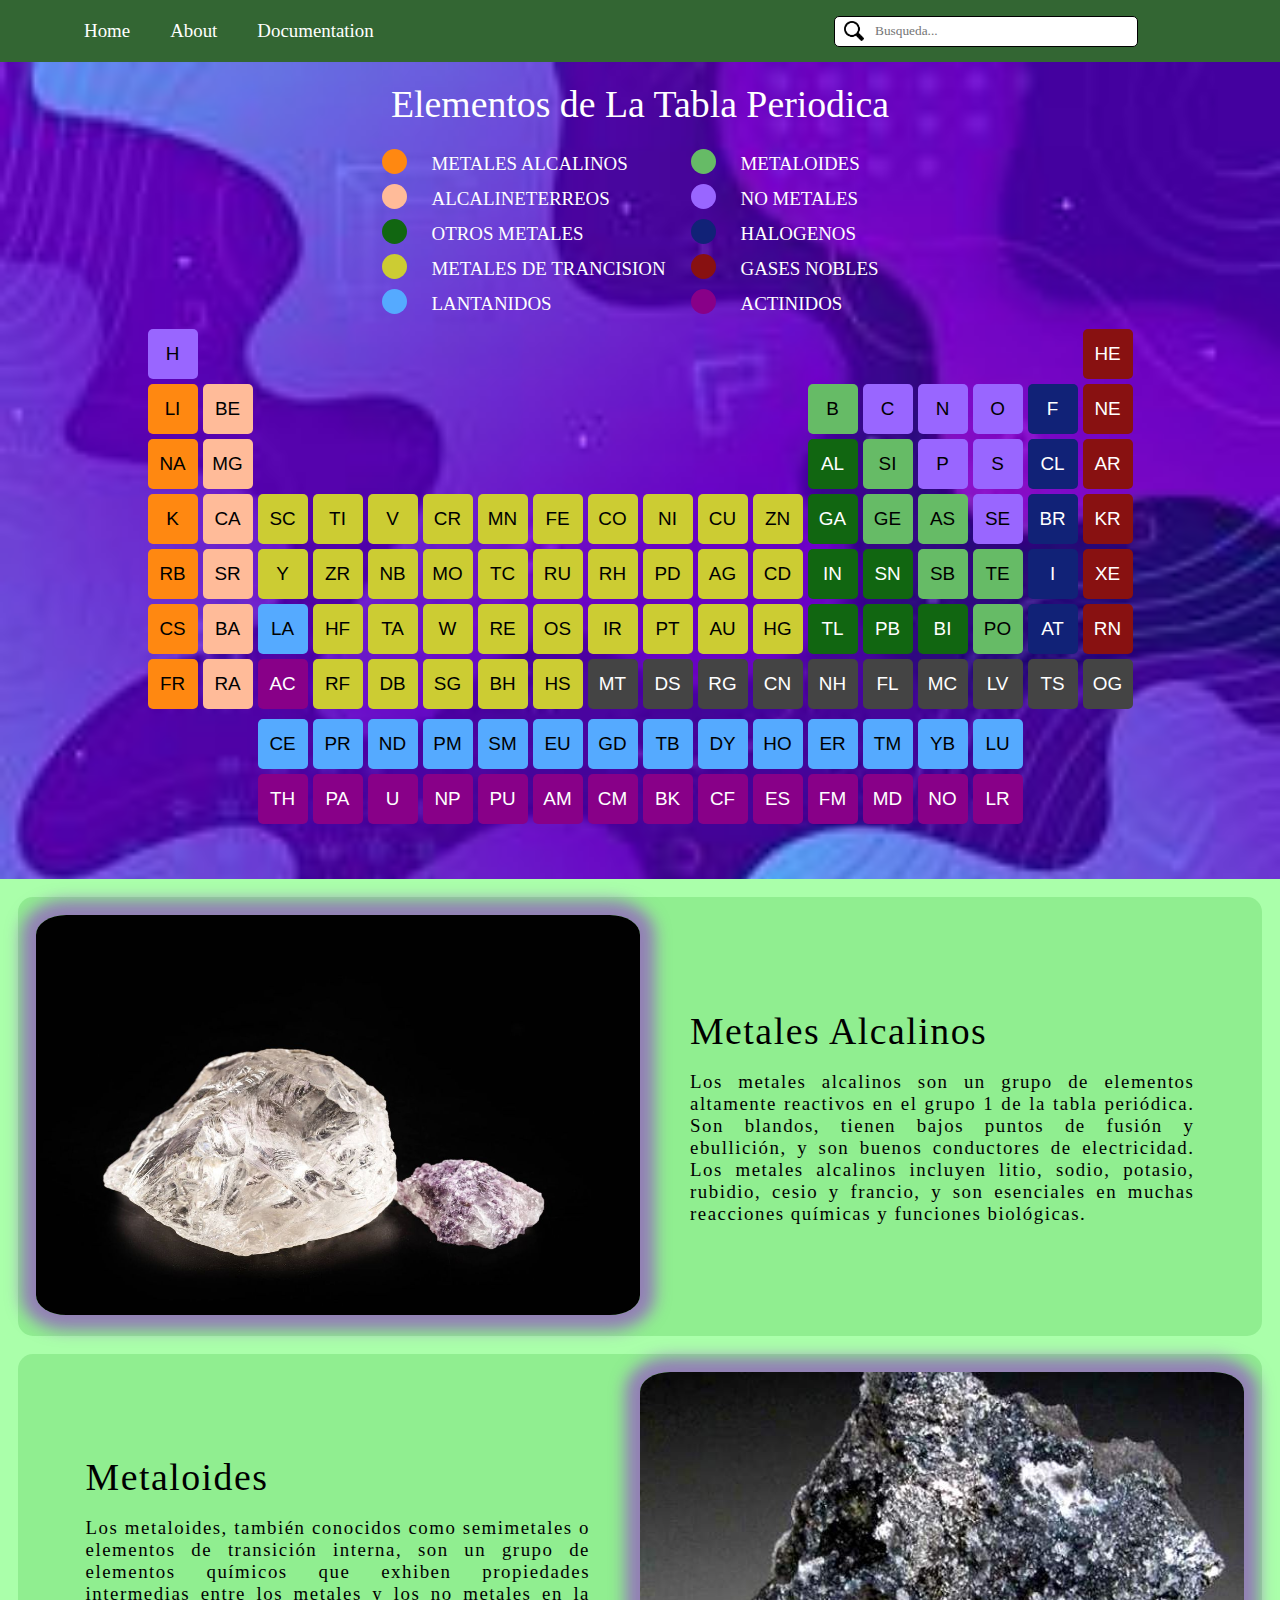
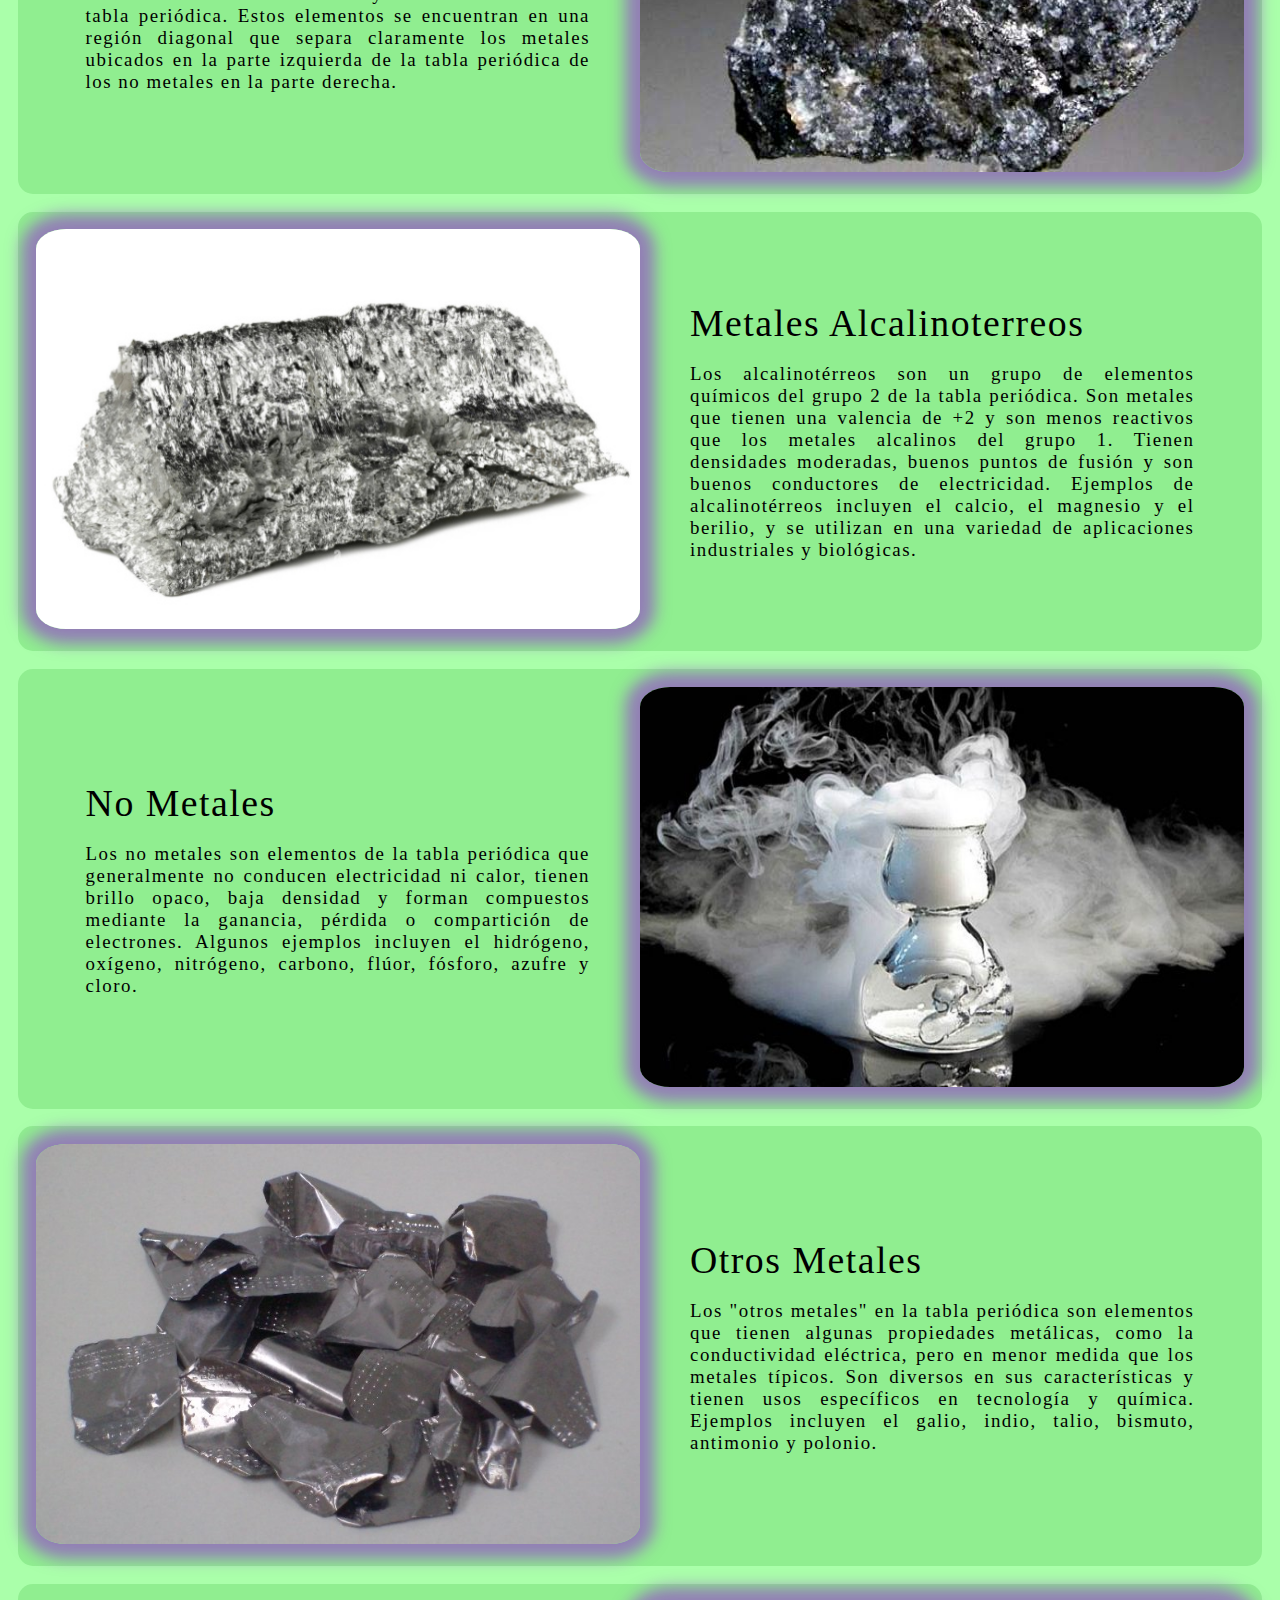
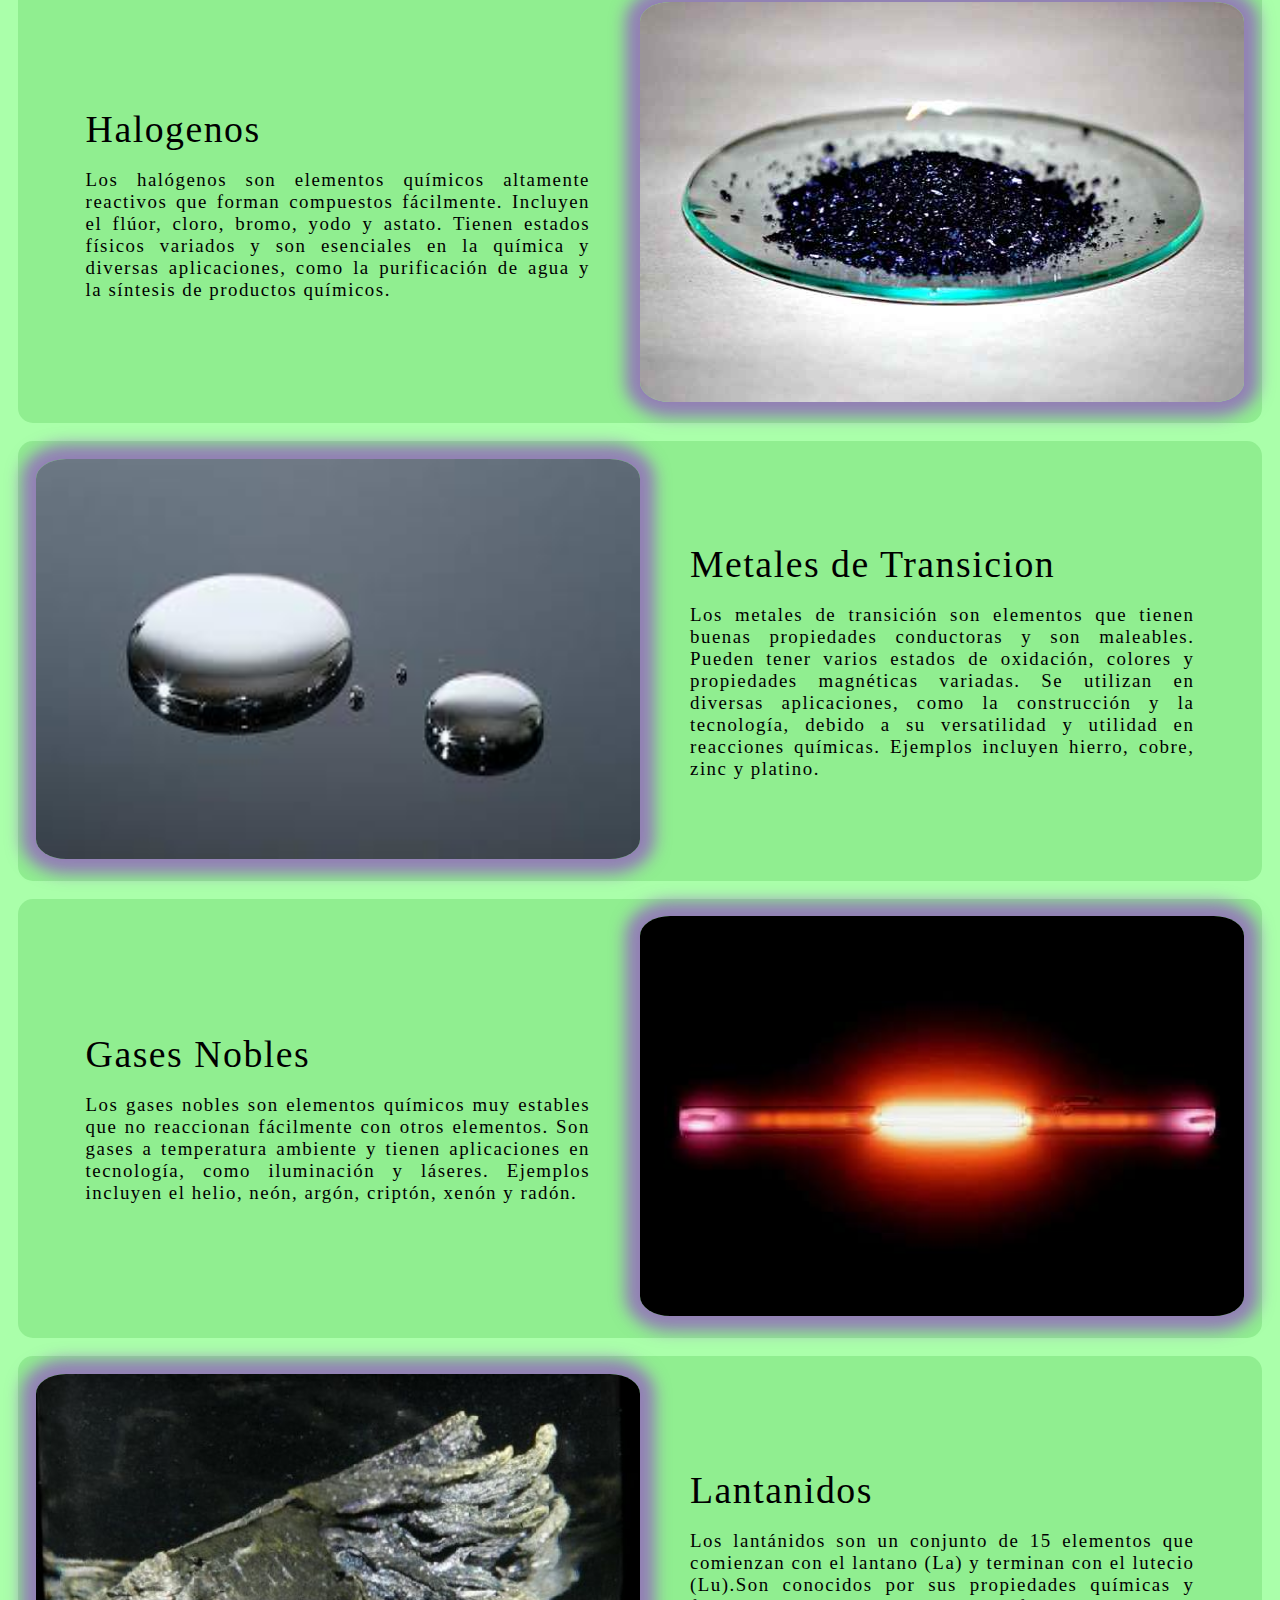
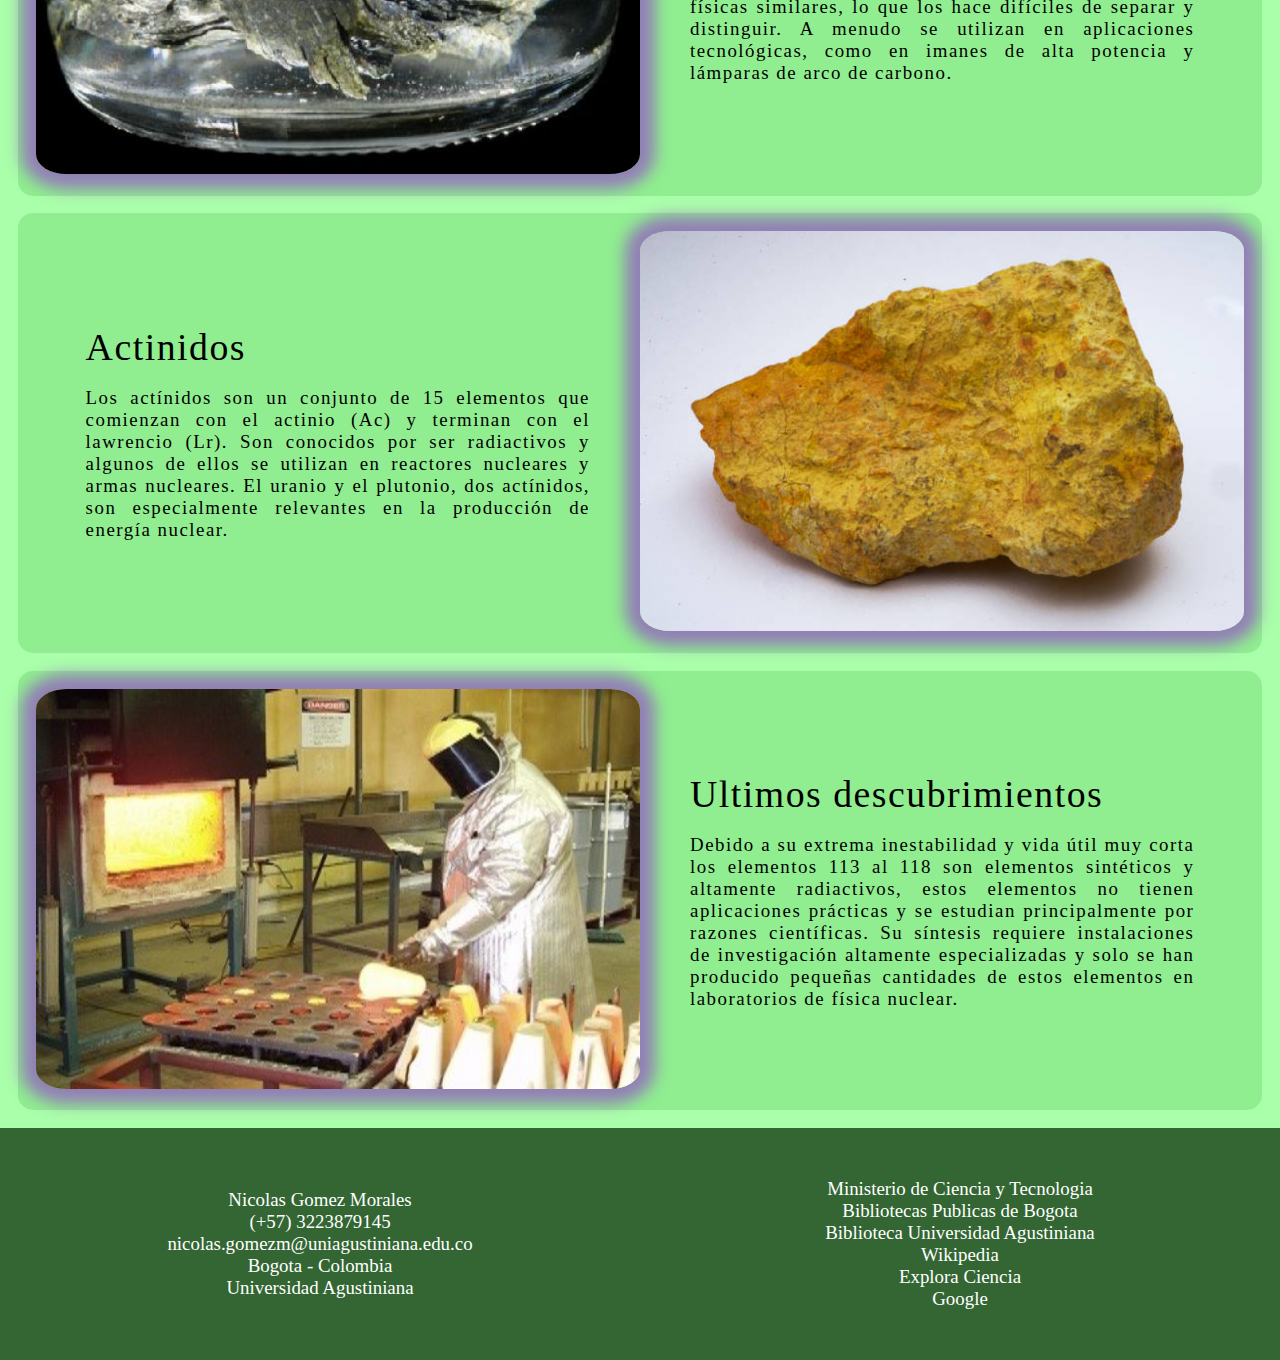
<file: index.html>
<!DOCTYPE html>
<html lang="es">
<head>
	<meta charset="utf-8">
	<meta name="viewport" content="width=device-width, initial-scale=1.0">
	<link rel="icon" href="images/icono.png">
	<link rel="stylesheet" type="text/css" href="styles/nav.css">
	<link rel="stylesheet" type="text/css" href="styles/index.css">
	<title>Elementos</title>
</head>
<body>
<header>
	<div>
		<nav id="barra-nav">
			<li><a href="index.html">Home</a></li>
			<li><a href="">About</a></li>
			<li><a href="">Documentation</a></li>
		</nav>
	</div>
	<div id="busqueda">
		<img src="images/lupa.png" onclick="buscar();">
		<input type="search" id="buscar" placeholder="Busqueda...">
	</div>
</header>
<main>
	<section id="principal">
	<div id="centrar">
		<p>Elementos de La Tabla Periodica</p>
		<center><br>
			<table id="tipos-elm">
				<tr>
					<td><button id="tipo-alcalino" onclick="alcalinos();"></button></td>
					<td>METALES ALCALINOS</td>
					<td><button id="tipo-metaloide" onclick="metaloides();"></button></td>
					<td>METALOIDES</td>
				</tr>
				<tr>
					<td><button id="tipo-alcalinoterreo" onclick="alcalinoterreos();"></button></td>
					<td>ALCALINETERREOS</td>
					<td><button id="tipo-no-metal" onclick="no_metales();"></button></td>
					<td>NO METALES</td>
				</tr>
				<tr>
					<td><button id="tipo-otro-metal" onclick="otros_metales();"></button></td>
					<td>OTROS METALES</td>
					<td><button id="tipo-halogeno" onclick="halogenos();"></button></td>
					<td>HALOGENOS</td>
				</tr>
				<tr>
					<td><button id="tipo-metal-trancision" onclick="metales_trancision();"></button></td>
					<td>METALES DE TRANCISION</td>
					<td><button id="tipo-gas-noble" onclick="gases_nobles();"></button></td>
					<td>GASES NOBLES</td>
				</tr>
				<tr>
					<td><button id="tipo-lantanido" onclick="lantanidos();"></button></td>
					<td>LANTANIDOS</td>
					<td><button id="tipo-actinido" onclick="actinidos();"></button></td>
					<td>ACTINIDOS</td>
				</tr>
			</table>
		</center>
		<table id="tabla-periodica">
			<tr>
				<td><button class="no-metal tooltip-link">H</button><div class="tooltip">Hidrogeno</div></td>
				<td colspan="16"></td>
				<td><button class="gases-nobles tooltip-link">HE</button><div class="tooltip">Helio</div></td>
			</tr>
			<tr>
				<td><button class="metales-alcalinos tooltip-link">LI</button><div class="tooltip">Litio</div></td>
				<td><button class="alcalinoterreos tooltip-link">BE</button><div class="tooltip">Berilio</div></td>
				<td colspan="10"></td>
				<td><button class="metaloides tooltip-link">B</button><div class="tooltip">Boro</div></td>
				<td><button class="no-metal tooltip-link">C</button><div class="tooltip">Carbono</div></td>
				<td><button class="no-metal tooltip-link">N</button><div class="tooltip">Nitrogreno</div></td>
				<td><button class="no-metal tooltip-link">O</button><div class="tooltip">Oxigeno</div></td>
				<td><button class="halogenos tooltip-link">F</button><div class="tooltip">Fluor</div></td>
				<td><button class="gases-nobles tooltip-link">NE</button><div class="tooltip">Neon</div></td>
			</tr>
			<tr>
				<td><button class="metales-alcalinos tooltip-link">NA</button><div class="tooltip">Sodio</div></td>
				<td><button class="alcalinoterreos tooltip-link">MG</button><div class="tooltip">Magnesio</div></td>
				<td colspan="10"></td>
				<td><button class="otros-metales tooltip-link">AL</button><div class="tooltip">Aluminio</div></td>
				<td><button class="metaloides tooltip-link">SI</button><div class="tooltip">Silicio</div></td>
				<td><button class="no-metal tooltip-link">P</button><div class="tooltip">Posforo</div></td>
				<td><button class="no-metal tooltip-link">S</button><div class="tooltip">Azufre</div></td>
				<td><button class="halogenos tooltip-link">CL</button><div class="tooltip">Cloro</div></td>
				<td><button class="gases-nobles tooltip-link">AR</button><div class="tooltip">Argon</div></td>
			</tr>
			<tr>
				<td><button class="metales-alcalinos tooltip-link">K</button><div class="tooltip">Potasio</div></td>
				<td><button class="alcalinoterreos tooltip-link">CA</button><div class="tooltip">Calcio</div></td>
				<td><button class="metales-trancision tooltip-link">SC</button><div class="tooltip">Escandio</div></td>
				<td><button class="metales-trancision tooltip-link">TI</button><div class="tooltip">Titanio</div></td>
				<td><button class="metales-trancision tooltip-link">V</button><div class="tooltip">Vanadio</div></td>
				<td><button class="metales-trancision tooltip-link">CR</button><div class="tooltip">Cromo</div></td>
				<td><button class="metales-trancision tooltip-link">MN</button><div class="tooltip">Manganeso</div></td>
				<td><button class="metales-trancision tooltip-link">FE</button><div class="tooltip">Hierro</div></td>
				<td><button class="metales-trancision tooltip-link">CO</button><div class="tooltip">Cobre</div></td>
				<td><button class="metales-trancision tooltip-link">NI</button><div class="tooltip">Niquel</div></td>
				<td><button class="metales-trancision tooltip-link">CU</button><div class="tooltip">Cobre</div></td>
				<td><button class="metales-trancision tooltip-link">ZN</button><div class="tooltip">Zinc</div></td>
				<td><button class="otros-metales tooltip-link">GA</button><div class="tooltip">Galio</div></td>
				<td><button class="metaloides tooltip-link">GE</button><div class="tooltip">Germanio</div></td>
				<td><button class="metaloides tooltip-link">AS</button><div class="tooltip">Arsenico</div></td>
				<td><button class="no-metal tooltip-link">SE</button><div class="tooltip">Selenio</div></td>
				<td><button class="halogenos tooltip-link">BR</button><div class="tooltip">Bromo</div></td>
				<td><button class="gases-nobles tooltip-link">KR</button><div class="tooltip">Kripton</div></td>
			</tr>
			<tr>
				<td><button class="metales-alcalinos tooltip-link">RB</button><div class="tooltip">Rubidio</div></td>
				<td><button class="alcalinoterreos tooltip-link">SR</button><div class="tooltip">Estrancio</div></td>
				<td><button class="metales-trancision tooltip-link">Y</button><div class="tooltip">Itrio</div></td>
				<td><button class="metales-trancision tooltip-link">ZR</button><div class="tooltip">Zirconio</div></td>
				<td><button class="metales-trancision tooltip-link">NB</button><div class="tooltip">Niobio</div></td>
				<td><button class="metales-trancision tooltip-link">MO</button><div class="tooltip">Molibdeno</div></td>
				<td><button class="metales-trancision tooltip-link">TC</button><div class="tooltip">Tecnesio</div></td>
				<td><button class="metales-trancision tooltip-link">RU</button><div class="tooltip">Rutenio</div></td>
				<td><button class="metales-trancision tooltip-link">RH</button><div class="tooltip">Rodio</div></td>
				<td><button class="metales-trancision tooltip-link">PD</button><div class="tooltip">Paladio</div></td>
				<td><button class="metales-trancision tooltip-link">AG</button><div class="tooltip">Plata</div></td>
				<td><button class="metales-trancision tooltip-link">CD</button><div class="tooltip">Cadmio</div></td>
				<td><button class="otros-metales tooltip-link">IN</button><div class="tooltip">Indio</div></td>
				<td><button class="otros-metales tooltip-link">SN</button><div class="tooltip">Estaño</div></td>
				<td><button class="metaloides tooltip-link">SB</button><div class="tooltip">Antimonio</div></td>
				<td><button class="metaloides tooltip-link">TE</button><div class="tooltip">Telurio</div></td>
				<td><button class="halogenos tooltip-link">I</button><div class="tooltip">Yodo</div></td>
				<td><button class="gases-nobles tooltip-link">XE</button><div class="tooltip">Xenon</div></td>
			</tr>
			<tr>
				<td><button class="metales-alcalinos tooltip-link">CS</button><div class="tooltip">Cesio</div></td>
				<td><button class="alcalinoterreos tooltip-link">BA</button><div class="tooltip">Bario</div></td>
				<td><button class="lantanidos tooltip-link">LA</button><div class="tooltip">Lantanido</div></td>
				<td><button class="metales-trancision tooltip-link">HF</button><div class="tooltip">Hafnio</div></td>
				<td><button class="metales-trancision tooltip-link">TA</button><div class="tooltip">Tantalo</div></td>
				<td><button class="metales-trancision tooltip-link">W</button><div class="tooltip">Wolframio</div></td>
				<td><button class="metales-trancision tooltip-link">RE</button><div class="tooltip">Renio</div></td>
				<td><button class="metales-trancision tooltip-link">OS</button><div class="tooltip">Osmio</div></td>
				<td><button class="metales-trancision tooltip-link">IR</button><div class="tooltip">Iridio</div></td>
				<td><button class="metales-trancision tooltip-link">PT</button><div class="tooltip">Platino</div></td>
				<td><button class="metales-trancision tooltip-link">AU</button><div class="tooltip">Oro</div></td>
				<td><button class="metales-trancision tooltip-link">HG</button><div class="tooltip">Mercurio</div></td>
				<td><button class="otros-metales tooltip-link">TL</button><div class="tooltip">Talio</div></td>
				<td><button class="otros-metales tooltip-link">PB</button><div class="tooltip">Plomo</div></td>
				<td><button class="otros-metales tooltip-link">BI</button><div class="tooltip">Bismuto</div></td>
				<td><button class="metaloides tooltip-link">PO</button><div class="tooltip">Polonio</div></td>
				<td><button class="halogenos tooltip-link">AT</button><div class="tooltip">Astato</div></td>
				<td><button class="gases-nobles tooltip-link">RN</button><div class="tooltip">Radon</div></td>
			</tr>
			<tr>
				<td><button class="metales-alcalinos tooltip-link">FR</button><div class="tooltip">Francio</div></td>
				<td><button class="alcalinoterreos tooltip-link">RA</button><div class="tooltip">Radio</div></td>
				<td><button class="actinidos tooltip-link">AC</button><div class="tooltip">Actinido</div></td>
				<td><button class="metales-trancision tooltip-link">RF</button><div class="tooltip">Rutherfordio</div></td>
				<td><button class="metales-trancision tooltip-link">DB</button><div class="tooltip">Dubnio</div></td>
				<td><button class="metales-trancision tooltip-link">SG</button><div class="tooltip">Seaborgio</div></td>
				<td><button class="metales-trancision tooltip-link">BH</button><div class="tooltip">Bohrio</div></td>
				<td><button class="metales-trancision tooltip-link">HS</button><div class="tooltip">Hassio</div></td>
				<td><button class="neutro tooltip-link">MT</button><div class="tooltip">Meitnerio</div></td>
				<td><button class="neutro tooltip-link">DS</button><div class="tooltip">Darmstatio</div></td>
				<td><button class="neutro tooltip-link">RG</button><div class="tooltip">Roengtenio</div></td>
				<td><button class="neutro tooltip-link">CN</button><div class="tooltip">Copernicio</div></td>
				<td><button class="neutro tooltip-link">NH</button><div class="tooltip">Nihonio</div></td>
				<td><button class="neutro tooltip-link">FL</button><div class="tooltip">Flerovio</div></td>
				<td><button class="neutro tooltip-link">MC</button><div class="tooltip">Moscovio</div></td>
				<td><button class="neutro tooltip-link">LV</button><div class="tooltip">Livermorio</div></td>
				<td><button class="neutro tooltip-link">TS</button><div class="tooltip">Teneso</div></td>
				<td><button class="neutro tooltip-link">OG</button><div class="tooltip">Oganeson</div></td>
			</tr>
			<tr id="espacio"></tr>
			<tr>
				<td colspan="2"></td>
				<td><button class="lantanidos tooltip-link">CE</button><div class="tooltip">Cerio</div></td>
				<td><button class="lantanidos tooltip-link">PR</button><div class="tooltip">Praseodimio</div></td>
				<td><button class="lantanidos tooltip-link">ND</button><div class="tooltip">Neodimio</div></td>
				<td><button class="lantanidos tooltip-link">PM</button><div class="tooltip">Prometio</div></td>
				<td><button class="lantanidos tooltip-link">SM</button><div class="tooltip">Samario</div></td>
				<td><button class="lantanidos tooltip-link">EU</button><div class="tooltip">Europio</div></td>
				<td><button class="lantanidos tooltip-link">GD</button><div class="tooltip">Gadolinio</div></td>
				<td><button class="lantanidos tooltip-link">TB</button><div class="tooltip">Terbio</div></td>
				<td><button class="lantanidos tooltip-link">DY</button><div class="tooltip">Disprosio</div></td>
				<td><button class="lantanidos tooltip-link">HO</button><div class="tooltip">Holmio</div></td>
				<td><button class="lantanidos tooltip-link">ER</button><div class="tooltip">Erbio</div></td>
				<td><button class="lantanidos tooltip-link">TM</button><div class="tooltip">Tulio</div></td>
				<td><button class="lantanidos tooltip-link">YB</button><div class="tooltip">Yterbio</div></td>
				<td><button class="lantanidos tooltip-link">LU</button><div class="tooltip">Lutecio</div></td>
			</tr>
			<tr>
				<td colspan="2"></td>
				<td><button class="actinidos tooltip-link">TH</button><div class="tooltip">Torio</div></td>
				<td><button class="actinidos tooltip-link">PA</button><div class="tooltip">Protactino</div></td>
				<td><button class="actinidos tooltip-link">U</button><div class="tooltip">Uranio</div></td>
				<td><button class="actinidos tooltip-link">NP</button><div class="tooltip">Neptunio</div></td>
				<td><button class="actinidos tooltip-link">PU</button><div class="tooltip">Plutonio</div></td>
				<td><button class="actinidos tooltip-link">AM</button><div class="tooltip">Americio</div></td>
				<td><button class="actinidos tooltip-link">CM</button><div class="tooltip">Curio</div></td>
				<td><button class="actinidos tooltip-link">BK</button><div class="tooltip">Berkelio</div></td>
				<td><button class="actinidos tooltip-link">CF</button><div class="tooltip">Californio</div></td>
				<td><button class="actinidos tooltip-link">ES</button><div class="tooltip">Einstenio</div></td>
				<td><button class="actinidos tooltip-link">FM</button><div class="tooltip">Fermio</div></td>
				<td><button class="actinidos tooltip-link">MD</button><div class="tooltip">Mendelevio</div></td>
				<td><button class="actinidos tooltip-link">NO</button><div class="tooltip">Nobelio</div></td>
				<td><button class="actinidos tooltip-link">LR</button><div class="tooltip">Laurencio</div></td>
			</tr>
		</table>	
	</div>
	</section>
	<section id="info">
		<section id="alcalinos">
			<div><img src="images/litio-alcalinos.jpg"></div>
			<div>
				<p class="titulo">Metales Alcalinos</p><br>
				<p class="descripcion">
				Los metales alcalinos son un grupo de elementos altamente reactivos en el grupo 1 de la tabla periódica. Son blandos, tienen bajos puntos de fusión y ebullición, y son buenos conductores de electricidad. Los metales alcalinos incluyen litio, sodio, potasio, rubidio, cesio y francio, y son esenciales en muchas reacciones químicas y funciones biológicas.
				</p>
			</div>
		</section>
		<section id="metaloides">
			<div>
				<p class="titulo">Metaloides</p><br>
				<p class="descripcion">
				Los metaloides, también conocidos como semimetales o elementos de transición interna, son un grupo de elementos químicos que exhiben propiedades intermedias entre los metales y los no metales en la tabla periódica. Estos elementos se encuentran en una región diagonal que separa claramente los metales ubicados en la parte izquierda de la tabla periódica de los no metales en la parte derecha.
				</p>
			</div>
			<div><img src="images/telurio-metaloide.jpg"></div>
		</section>
		<section id="alcalinoterreos">
			<div><img src="images/magnesio-alcalinoterreo.jpg"></div>
			<div>
				<p class="titulo">Metales Alcalinoterreos</p><br>
				<p class="descripcion">
				Los alcalinotérreos son un grupo de elementos químicos del grupo 2 de la tabla periódica. Son metales que tienen una valencia de +2 y son menos reactivos que los metales alcalinos del grupo 1. Tienen densidades moderadas, buenos puntos de fusión y son buenos conductores de electricidad. Ejemplos de alcalinotérreos incluyen el calcio, el magnesio y el berilio, y se utilizan en una variedad de aplicaciones industriales y biológicas.
				</p>
			</div>
		</section>
		<section id="no-metales">
			<div>
				<p class="titulo">No Metales</p><br>
				<p class="descripcion">
				Los no metales son elementos de la tabla periódica que generalmente no conducen electricidad ni calor, tienen brillo opaco, baja densidad y forman compuestos mediante la ganancia, pérdida o compartición de electrones. Algunos ejemplos incluyen el hidrógeno, oxígeno, nitrógeno, carbono, flúor, fósforo, azufre y cloro.
				</p>
			</div>
			<div><img src="images/nitrogeno-nometal.jpg"></div>
		</section>
		<section id="otros-metales">
			<div><img src="images/plomo-otrometal.jpg"></div>
			<div>
				<p class="titulo">Otros Metales</p><br>
				<p class="descripcion">
				Los "otros metales" en la tabla periódica son elementos que tienen algunas propiedades metálicas, como la conductividad eléctrica, pero en menor medida que los metales típicos. Son diversos en sus características y tienen usos específicos en tecnología y química. Ejemplos incluyen el galio, indio, talio, bismuto, antimonio y polonio.	
				</p>
			</div>
		</section>
		<section id="halogenos">
			<div>
				<p class="titulo">Halogenos</p><br>
				<p class="descripcion">
				Los halógenos son elementos químicos altamente reactivos que forman compuestos fácilmente. Incluyen el flúor, cloro, bromo, yodo y astato. Tienen estados físicos variados y son esenciales en la química y diversas aplicaciones, como la purificación de agua y la síntesis de productos químicos.	
				</p>
			</div>
			<div><img src="images/yodo-halogeno.jpg"></div>
		</section>
		<section id="metales-trancision">
			<div><img src="images/mercurio-metal-trancision.jpg"></div>
			<div>
				<p class="titulo">Metales de Transicion</p><br>
				<p class="descripcion">
				Los metales de transición son elementos que tienen buenas propiedades conductoras y son maleables. Pueden tener varios estados de oxidación, colores y propiedades magnéticas variadas. Se utilizan en diversas aplicaciones, como la construcción y la tecnología, debido a su versatilidad y utilidad en reacciones químicas. Ejemplos incluyen hierro, cobre, zinc y platino.
				</p>
			</div>
		</section>
		<section id="gases-nobles">
			<div>
				<p class="titulo">Gases Nobles</p><br>
				<p class="descripcion">
				Los gases nobles son elementos químicos muy estables que no reaccionan fácilmente con otros elementos. Son gases a temperatura ambiente y tienen aplicaciones en tecnología, como iluminación y láseres. Ejemplos incluyen el helio, neón, argón, criptón, xenón y radón.	
				</p>
			</div>
			<div><img src="images/neon-gasnoble.jpg"></div>
		</section>
		<section id="lantanidos">
			<div><img src="images/europio-lantanido.jpg"></div>
			<div>
				<p class="titulo">Lantanidos</p><br>
				<p class="descripcion">
				Los lantánidos son un conjunto de 15 elementos que comienzan con el lantano (La) y terminan con el lutecio (Lu).Son conocidos por sus propiedades químicas y físicas similares, lo que los hace difíciles de separar y distinguir. A menudo se utilizan en aplicaciones tecnológicas, como en imanes de alta potencia y lámparas de arco de carbono.
				</p>
			</div>
		</section>
		<section id="actinidos">
			<div>
				<p class="titulo">Actinidos</p><br>
				<p class="descripcion">
				Los actínidos son un conjunto de 15 elementos que comienzan con el actinio (Ac) y terminan con el lawrencio (Lr). Son conocidos por ser radiactivos y algunos de ellos se utilizan en reactores nucleares y armas nucleares. El uranio y el plutonio, dos actínidos, son especialmente relevantes en la producción de energía nuclear.
				</p>
			</div>
			<div><img src="images/uranio-actinido.jpg"></div>
		</section>
		<section>
			<div><img src="images/laboratorio.jpg"></div>
			<div>
				<p class="titulo">Ultimos descubrimientos</p><br>
				<p class="descripcion">
				Debido a su extrema inestabilidad y vida útil muy corta los elementos 113 al 118 son elementos sintéticos y altamente radiactivos, estos elementos no tienen aplicaciones prácticas y se estudian principalmente por razones científicas. Su síntesis requiere instalaciones de investigación altamente especializadas y solo se han producido pequeñas cantidades de estos elementos en laboratorios de física nuclear.
				</p>
			</div>
		</section>
	</section>
</main>
<footer>
	<div>
		<ul>
			<li>Nicolas Gomez Morales</li>
			<li>(+57) 3223879145</li>
			<li>nicolas.gomezm@uniagustiniana.edu.co</li>
			<li>Bogota - Colombia</li>
			<li>Universidad Agustiniana</li>
		</ul>
	</div>
	<div>
		<ul>
			<li><a href="https://www.minciencias.gov.co/">Ministerio de Ciencia y Tecnologia</a></li>
			<li><a href="https://www.biblored.gov.co/">Bibliotecas Publicas de Bogota</a></li>
			<li><a href="https://www.uniagustiniana.edu.co/biblioteca">Biblioteca Universidad Agustiniana</a></li>
			<li><a href="https://es.wikipedia.org/">Wikipedia</a></li>
			<li><a href="https://exploraciencia.com/">Explora Ciencia</a></li>
			<li><a href="https://www.google.com" class="tooltip-link">Google</a>
				<div class="tooltip">Este es un motor de búsqueda en línea.</div></li>
		</ul>
	</div>
</footer>
	<script src="scripts/nav.js"></script>
	<script src="scripts/busqueda.js"></script>
</body>
</html>
</file>
<file: styles/nav.css>
* {
  margin: 0;
  padding: 0;
  box-sizing: border-box;
}
body{
	overflow-x: hidden;
	background-color: #AAFFAA;
}
/* navegacion */
header{
	display: flex;
	background-color: #336633;
 	margin: 0;
	padding-left: 5%;
	font-family: 'Trebuchet MS';
	overflow: hidden;
}
header div{
	flex: 1;
}
#barra-nav li{
	float: left;
	list-style-type: none;
	overflow: hidden;
}
#barra-nav li a{
	display: inline-block;
	text-decoration: none;
	color: white;
	text-align: center;
	font-size: 0.5cm;
	padding: 20px 20px;	
}
#barra-nav li a:hover{
	background-color: lightgreen;
	text-decoration: underline;
	text-decoration-color: darkgreen;
	text-decoration-thickness: 2px;
	color: brown;
}
input[type="search"]{
	width: 50%;
	height: 50%;
	border-radius: 5px;
	border: 1px solid;
	padding-left: 40px;
	font-family: 'Trebuchet MS';
}
/* busqueda */
#busqueda{
	display: flex;
	align-items: center;
	justify-content: center;
}
#busqueda img{
	transform: translateX(150%);
	width: 20px	;
}
/* pie de pagina */ 
footer{
	display: flex;
	background-color: #336633;
	font-family: 'Trebuchet MS';
	overflow: hidden;
	color: white;
}
footer div{
	flex: 1;
	text-align: center;
	margin: auto;
	padding-top: 50px;
	padding-bottom: 50px;
}
footer div ul{
	list-style-type: none;
	font-size: 0.5cm;
}
footer a{
	text-decoration: none;
	color: white;
}
footer a:hover{
	color: skyblue;
}
@media screen and (max-width: 768px) {
	/* navegacion */
	#barra-nav li a{
		font-size: 0.3cm;
		padding: 10px 10px;	
	}
	input[type="search"]{
		width: 75%;
	}
	#busqueda img{
		transform: translateX(150%);
		width: 10px	;
	}
	/* pie de pagina*/
	footer div{
		padding-top: 30px;
		padding-bottom: 30px;
	}
	footer div ul{
		font-size: 0.2cm;
	}
}
</file>
<file: styles/index.css>
#principal{
	background-image: url("..\\images\\fondo.jpg");
	background-repeat: no-repeat;
	background-size: cover; 
	padding-top: 20px;
	padding-bottom: 50px;
	display: flex;
	align-items: center;
	justify-content: center;
	font-family: 'Trebuchet MS';
	color: white;
}
#centrar p{
	font-size: 1cm;
	color: white;
	text-align: center;
}
#tipos-elm{
	border-spacing: 5px;
}
#tipos-elm tr td{
	font-size: 0.5cm;
	padding-right: 20px;
}
#tipos-elm tr td button{
	width: 25px;
	height: 25px;
	border-radius: 100%;
	border: none;
}
#tabla-periodica{
	border-spacing: 5px;
}
#tabla-periodica tr td button{
	width: 50px;
	height: 50px;
	border-radius: 5px;
	border: none;
	font-size: 0.5cm;
}
/* Tipos elementos */
.metales-alcalinos, #tipo-alcalino{
	background-color: #FF8811;
}
.metales-alcalinos:hover, #tipo-alcalino:hover{
	background-color: #332211;
	color: white;
}
.metaloides, #tipo-metaloide{
	background-color: #66BB66;
}
.metaloides:hover, #tipo-metaloide:hover{
	background-color: #332211;
	color: white;
}
.alcalinoterreos, #tipo-alcalinoterreo{
	background-color: #FFBB99;
}
.alcalinoterreos:hover, #tipo-alcalinoterreo:hover{
	background-color: #332211;
	color: white;
}
.no-metal, #tipo-no-metal{
	background-color: #9966FF;
}
.no-metal:hover, #tipo-no-metal:hover{
	background-color: #332211;
	color: white;
}
.otros-metales, #tipo-otro-metal{
	background-color: #116611;
	color: white;
}
.otros-metales:hover, #tipo-otro-metal:hover{
	background-color: #332211;
	color: white;
}
.halogenos, #tipo-halogeno{
	background-color: #112277;
	color: white;
}
.halogenos:hover, #tipo-halogeno:hover{
	background-color: #332211;
	color: white;
}
.metales-trancision, #tipo-metal-trancision{
	background-color: #CCCC33;
}
.metales-trancision:hover, #tipo-metal-trancision:hover{
	background-color: #332211;
	color: white;
}
.gases-nobles, #tipo-gas-noble{
	background-color: #881111;
	color: white;
}
.gases-nobles:hover, #tipo-gas-noble:hover{
	background-color: #332211;
	color: white;
}
.lantanidos, #tipo-lantanido{
	background-color: #55AAFF;
}
.lantanidos:hover, #tipo-lantanido:hover{
	background-color: #332211;
	color: white;
}
.actinidos, #tipo-actinido{
	background-color: #880088;
	color: white;
}
.actinidos:hover, #tipo-actinido:hover{
	background-color: #332211;
	color: white;
}
.neutro, #tipo-neutro{
	background-color: #444444;
	color: white;
}
.neutro:hover, #tipo-neutro:hover{
	background-color: #332211;
	color: white;
}
.tooltip {
	display: none;
	position: absolute;
	background-color: #333;
	color: #fff;
	margin: 5px;
	padding: 5px;
	border-radius: 5px;
	z-index: 1;
}
.tooltip-link:hover + .tooltip {
	display: block;
}
/* Informacion */
#info section{
	display: flex;
	padding: calc(1% + 5px);
	margin: calc(1% + 5px);
	background-color: lightgreen;
	border-radius: 15px;
}
#info section div{
	flex: 1;
	text-align: justify;
	margin: auto;
}
#info section div .titulo{
	font-size: 1cm;
}
#info section div .titulo:hover{
	font-size: 1.2cm;
	text-decoration: underline;
}
#info section div .descripcion{
	font-size: 0.5cm;
}
#info section div p{
	padding-left: 50px;
	padding-right: 50px;
	letter-spacing: 1.5px;
}
#info section img{
	width: 100%;
	height: 400px;
	border-radius: 5%;
	box-shadow: 0 0 15px 15px rgba(150, 20, 220, 0.5);
}
/* pagina responsiva */
@media screen and (max-width: 768px) {
	/* tabla periodica*/
	#centrar p{
		font-size: 0.6cm;
	}
	#tipos-elm tr td{
		font-size: 0.25cm;
	}
	#tipos-elm tr td button{
		width: 15px;
		height: 15px;
	}
	#tabla-periodica{
		border-spacing: 0px;
	}
	#tabla-periodica tr td button{
		width: 20px;
		height: 20px;
		font-size: 0.2cm;
		border-radius: 5px;
	}
	/* informacion */
	#info section{
		display: block;
		padding-top: 20px;
		padding-bottom: 20px;
	}
	#info section div{
		display: block;
	}
	#info section div img{
		display: none;
	}
	#info section div .titulo{
		font-size: 0.6cm;
	}
	#info section div .titulo:hover{
		font-size: 0.8cm;
	}
	#info section div .descripcion{
		font-size: 0.3cm;
	}
	#info section div p{
		padding-left: 20px;
		padding-right: 20px;
		letter-spacing: 1px;
	}
}
</file>
